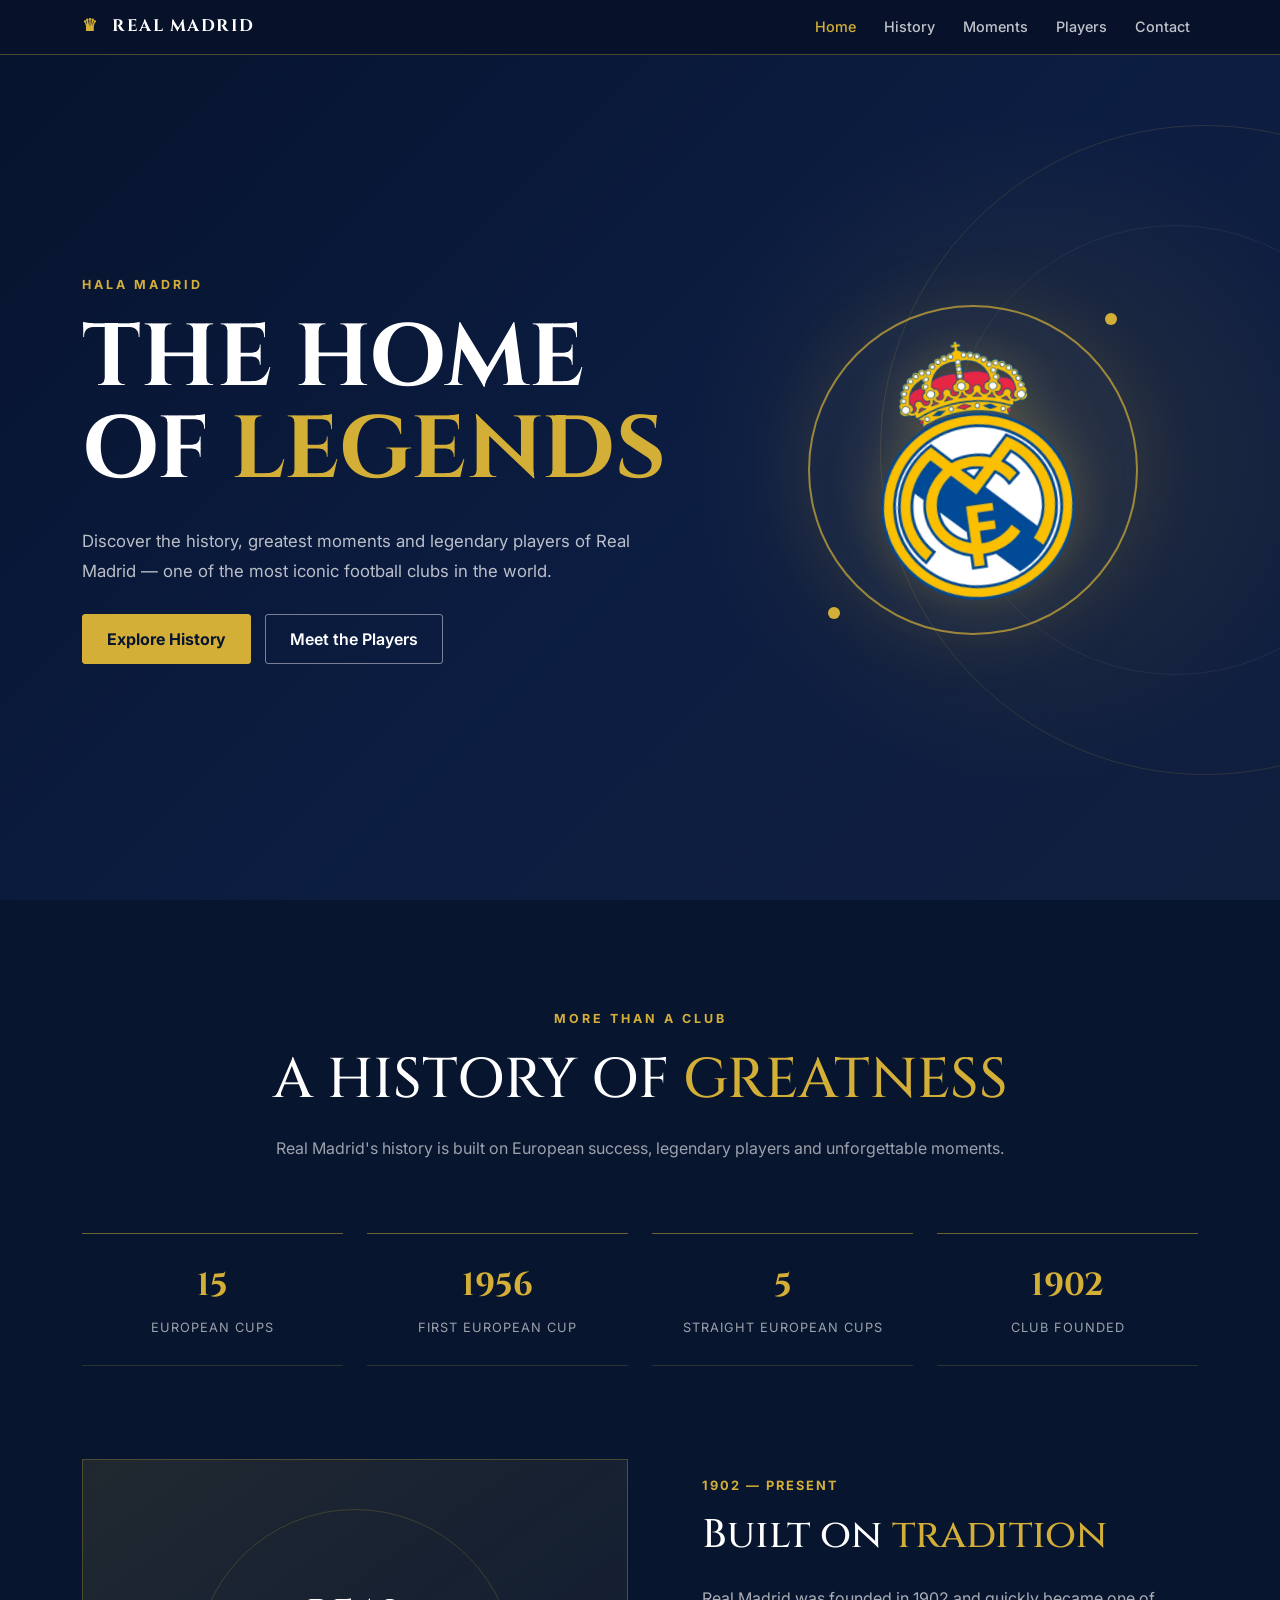
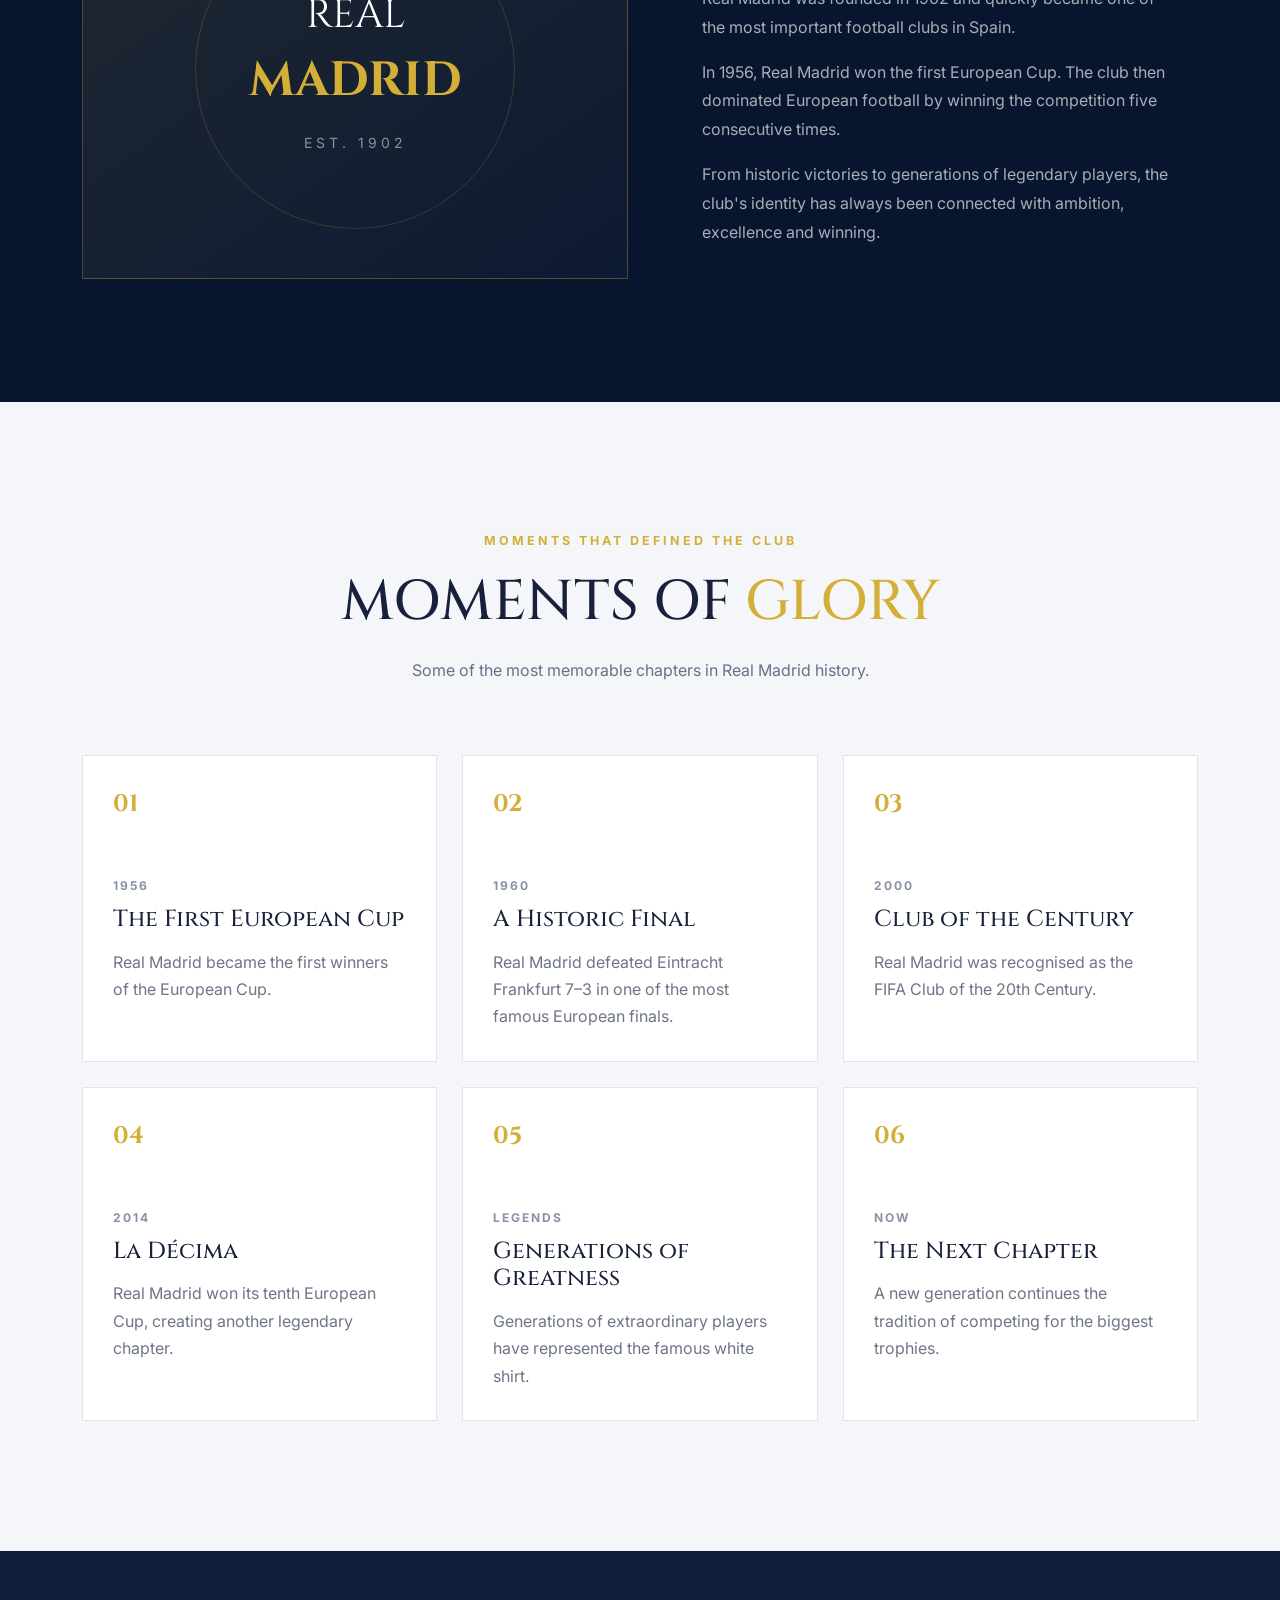
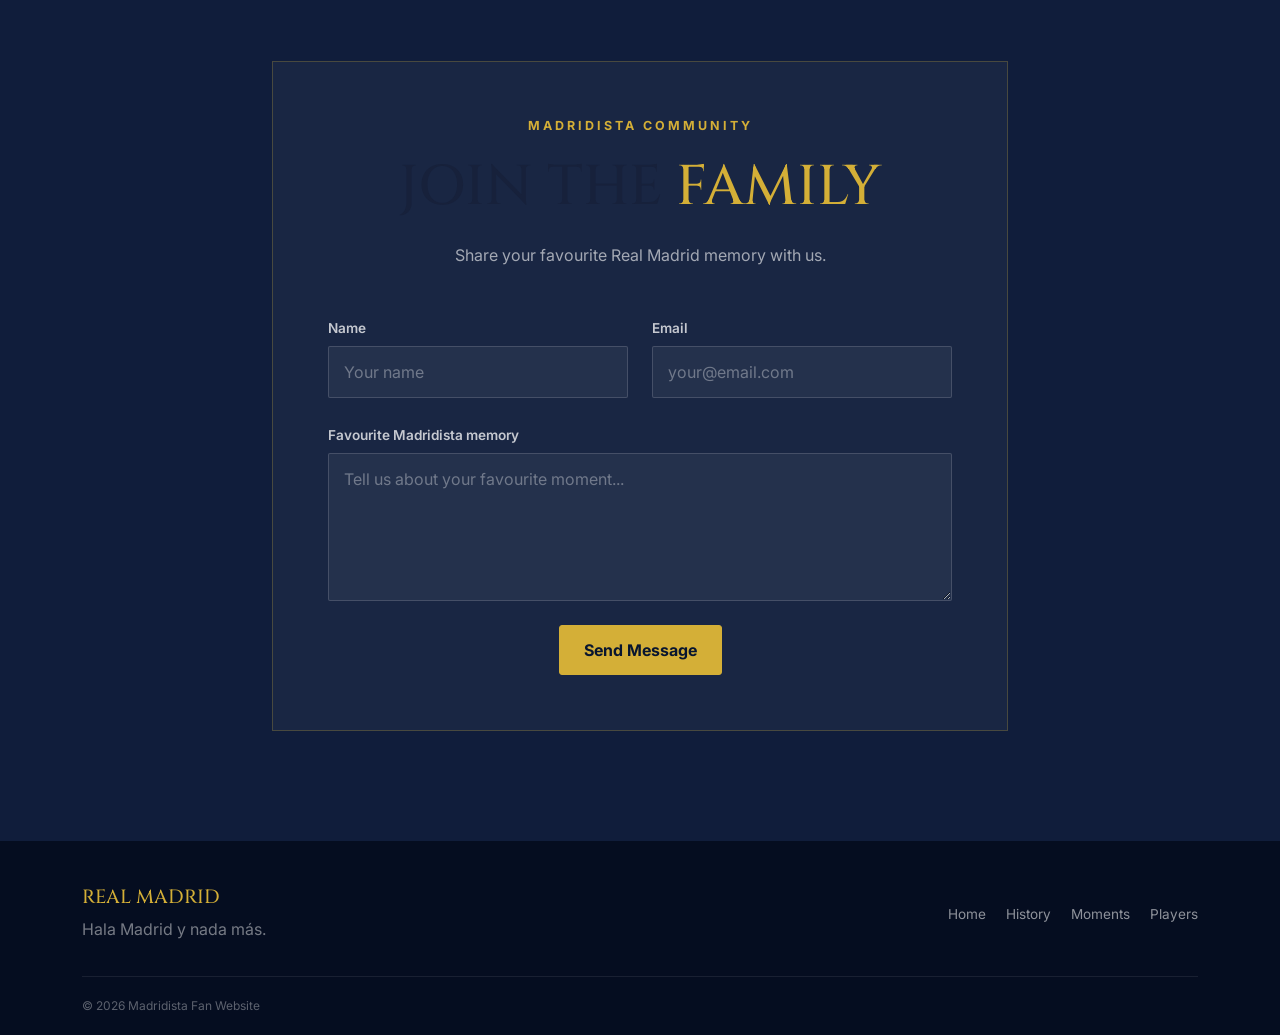
<file: MIDTERM/index.html>
﻿<!DOCTYPE html>
<html lang="en">
<head>
    <meta charset="UTF-8">
    <meta name="viewport" content="width=device-width, initial-scale=1.0">

    <title>Real Madrid | Madridista</title>

    <!-- Google Fonts -->
    <link rel="preconnect" href="https://fonts.googleapis.com">
    <link rel="preconnect" href="https://fonts.gstatic.com" crossorigin>

    <link href="https://fonts.googleapis.com/css2?family=Cinzel:wght@500;600;700&family=Inter:wght@400;500;600;700&display=swap" rel="stylesheet">

    <!-- Bootstrap -->
    <link href="https://cdn.jsdelivr.net/npm/bootstrap@5.3.3/dist/css/bootstrap.min.css"
          rel="stylesheet">

    <!-- Own CSS -->
    <link rel="stylesheet" href="style.css">
</head>

<body>

    <!-- ================= NAVBAR ================= -->

    <nav class="navbar navbar-expand-lg navbar-dark madrid-navbar fixed-top">
        <div class="container">

            <a class="navbar-brand madrid-brand" href="index.html">
                <span class="brand-crown">♛</span>
                REAL MADRID
            </a>

            <button class="navbar-toggler"
                    type="button"
                    data-bs-toggle="collapse"
                    data-bs-target="#mainNavigation"
                    aria-controls="mainNavigation"
                    aria-expanded="false"
                    aria-label="Toggle navigation">
                <span class="navbar-toggler-icon"></span>
            </button>

            <div class="collapse navbar-collapse" id="mainNavigation">

                <ul class="navbar-nav ms-auto">

                    <li class="nav-item">
                        <a class="nav-link active" href="#home">Home</a>
                    </li>

                    <li class="nav-item">
                        <a class="nav-link" href="#history">History</a>
                    </li>

                    <li class="nav-item">
                        <a class="nav-link" href="#moments">Moments</a>
                    </li>

                    <li class="nav-item">
                        <a class="nav-link" href="players.html">Players</a>
                    </li>

                    <li class="nav-item">
                        <a class="nav-link" href="#contact">Contact</a>
                    </li>

                </ul>

            </div>
        </div>
    </nav>


    <!-- ================= MAIN ================= -->

    <main>

        <!-- ================= HERO ================= -->

        <header id="home" class="home-hero">

            <div class="container">
                <div class="row align-items-center home-hero-row">

                    <!-- Text -->

                    <div class="col-lg-7 order-2 order-lg-1">

                        <div class="hero-content">

                            <p class="hero-label">
                                HALA MADRID
                            </p>

                            <h1>
                                THE HOME OF
                                <span>LEGENDS</span>
                            </h1>

                            <p class="hero-description">
                                Discover the history, greatest moments and legendary
                                players of Real Madrid — one of the most iconic
                                football clubs in the world.
                            </p>

                            <div class="hero-buttons">

                                <a href="#history" class="btn madrid-btn">
                                    Explore History
                                </a>

                                <a href="players.html" class="btn madrid-btn-outline">
                                    Meet the Players
                                </a>

                            </div>

                        </div>

                    </div>


                    <!-- Crest -->

                    <div class="col-lg-5 order-1 order-lg-2">

                        <div class="hero-crest-wrapper">

                            <div class="hero-circle">

                                <img src="real-madrid.png"
                                     alt="Real Madrid Crest"
                                     class="real-madrid-crest">

                            </div>

                            <div class="hero-decoration decoration-one"></div>
                            <div class="hero-decoration decoration-two"></div>

                        </div>

                    </div>

                </div>
            </div>

        </header>


        <!-- ================= HISTORY ================= -->

        <section id="history" class="history-section">

            <div class="container">

                <div class="section-heading text-center">

                    <p class="section-label">
                        MORE THAN A CLUB
                    </p>

                    <h2>
                        A HISTORY OF <span>GREATNESS</span>
                    </h2>

                    <p>
                        Real Madrid's history is built on European success,
                        legendary players and unforgettable moments.
                    </p>

                </div>


                <!-- Statistics -->

                <div class="row g-4 history-stats">

                    <div class="col-6 col-lg-3">

                        <div class="history-stat">
                            <span class="stat-number">15</span>
                            <span class="stat-title">European Cups</span>
                        </div>

                    </div>

                    <div class="col-6 col-lg-3">

                        <div class="history-stat">
                            <span class="stat-number">1956</span>
                            <span class="stat-title">First European Cup</span>
                        </div>

                    </div>

                    <div class="col-6 col-lg-3">

                        <div class="history-stat">
                            <span class="stat-number">5</span>
                            <span class="stat-title">Straight European Cups</span>
                        </div>

                    </div>

                    <div class="col-6 col-lg-3">

                        <div class="history-stat">
                            <span class="stat-number">1902</span>
                            <span class="stat-title">Club Founded</span>
                        </div>

                    </div>

                </div>


                <!-- History Card -->

                <div class="row align-items-center history-story">

                    <div class="col-lg-6">

                        <div class="history-image-box">

                            <div class="history-image-content">
                                <span>REAL</span>
                                <strong>MADRID</strong>
                                <small>EST. 1902</small>
                            </div>

                        </div>

                    </div>


                    <div class="col-lg-6">

                        <article class="history-text">

                            <p class="history-year">
                                1902 — PRESENT
                            </p>

                            <h3>
                                Built on <span>tradition</span>
                            </h3>

                            <p>
                                Real Madrid was founded in 1902 and quickly became
                                one of the most important football clubs in Spain.
                            </p>

                            <p>
                                In 1956, Real Madrid won the first European Cup.
                                The club then dominated European football by winning
                                the competition five consecutive times.
                            </p>

                            <p>
                                From historic victories to generations of legendary
                                players, the club's identity has always been connected
                                with ambition, excellence and winning.
                            </p>

                        </article>

                    </div>

                </div>

            </div>

        </section>


        <!-- ================= MOMENTS ================= -->

        <section id="moments" class="moments-section">

            <div class="container">

                <div class="section-heading text-center">

                    <p class="section-label">
                        MOMENTS THAT DEFINED THE CLUB
                    </p>

                    <h2>
                        MOMENTS OF <span>GLORY</span>
                    </h2>

                    <p>
                        Some of the most memorable chapters in Real Madrid history.
                    </p>

                </div>


                <!-- CSS Grid — Assignment 3 Task 1 -->

                <div class="moments-grid">

                    <article class="moment-card">

                        <div class="moment-number">
                            01
                        </div>

                        <div class="moment-content">

                            <span>1956</span>

                            <h3>
                                The First European Cup
                            </h3>

                            <p>
                                Real Madrid became the first winners of the
                                European Cup.
                            </p>

                        </div>

                    </article>


                    <article class="moment-card">

                        <div class="moment-number">
                            02
                        </div>

                        <div class="moment-content">

                            <span>1960</span>

                            <h3>
                                A Historic Final
                            </h3>

                            <p>
                                Real Madrid defeated Eintracht Frankfurt
                                7–3 in one of the most famous European finals.
                            </p>

                        </div>

                    </article>


                    <article class="moment-card">

                        <div class="moment-number">
                            03
                        </div>

                        <div class="moment-content">

                            <span>2000</span>

                            <h3>
                                Club of the Century
                            </h3>

                            <p>
                                Real Madrid was recognised as the FIFA Club
                                of the 20th Century.
                            </p>

                        </div>

                    </article>


                    <article class="moment-card">

                        <div class="moment-number">
                            04
                        </div>

                        <div class="moment-content">

                            <span>2014</span>

                            <h3>
                                La Décima
                            </h3>

                            <p>
                                Real Madrid won its tenth European Cup,
                                creating another legendary chapter.
                            </p>

                        </div>

                    </article>


                    <article class="moment-card">

                        <div class="moment-number">
                            05
                        </div>

                        <div class="moment-content">

                            <span>LEGENDS</span>

                            <h3>
                                Generations of Greatness
                            </h3>

                            <p>
                                Generations of extraordinary players have
                                represented the famous white shirt.
                            </p>

                        </div>

                    </article>


                    <article class="moment-card">

                        <div class="moment-number">
                            06
                        </div>

                        <div class="moment-content">

                            <span>NOW</span>

                            <h3>
                                The Next Chapter
                            </h3>

                            <p>
                                A new generation continues the tradition
                                of competing for the biggest trophies.
                            </p>

                        </div>

                    </article>

                </div>

            </div>

        </section>


        <!-- ================= CONTACT ================= -->

        <section id="contact" class="contact-section">

            <div class="container">

                <div class="row justify-content-center">

                    <div class="col-lg-8">

                        <div class="contact-card">

                            <div class="section-heading text-center">

                                <p class="section-label">
                                    MADRIDISTA COMMUNITY
                                </p>

                                <h2>
                                    JOIN THE <span>FAMILY</span>
                                </h2>

                                <p>
                                    Share your favourite Real Madrid memory
                                    with us.
                                </p>

                            </div>


                            <!-- Mobile-only element -->

                            <div class="mobile-message">
                                📱 You are viewing the Madridista experience
                                on a mobile device.
                            </div>


                            <form>

                                <div class="row g-4">

                                    <div class="col-md-6">

                                        <label for="name" class="form-label">
                                            Name
                                        </label>

                                        <input type="text"
                                               id="name"
                                               class="form-control"
                                               placeholder="Your name">

                                    </div>


                                    <div class="col-md-6">

                                        <label for="email" class="form-label">
                                            Email
                                        </label>

                                        <input type="email"
                                               id="email"
                                               class="form-control"
                                               placeholder="your@email.com">

                                    </div>


                                    <div class="col-12">

                                        <label for="message" class="form-label">
                                            Favourite Madridista memory
                                        </label>

                                        <textarea id="message"
                                                  class="form-control"
                                                  rows="5"
                                                  placeholder="Tell us about your favourite moment..."></textarea>

                                    </div>


                                    <div class="col-12 text-center">

                                        <button type="submit"
                                                class="btn madrid-btn">
                                            Send Message
                                        </button>

                                    </div>

                                </div>

                            </form>

                        </div>

                    </div>

                </div>

            </div>

        </section>

    </main>


    <!-- ================= FOOTER ================= -->

    <footer class="madrid-footer">

        <div class="container">

            <div class="footer-content">

                <div>
                    <h3>REAL MADRID</h3>
                    <p>
                        Hala Madrid y nada más.
                    </p>
                </div>

                <div class="footer-links">

                    <a href="#home">Home</a>
                    <a href="#history">History</a>
                    <a href="#moments">Moments</a>
                    <a href="players.html">Players</a>

                </div>

            </div>


            <div class="footer-bottom">

                <p>
                    © 2026 Madridista Fan Website
                </p>

            </div>

        </div>

    </footer>


    <script src="https://cdn.jsdelivr.net/npm/bootstrap@5.3.3/dist/js/bootstrap.bundle.min.js"></script>

</body>
</html>
</file>
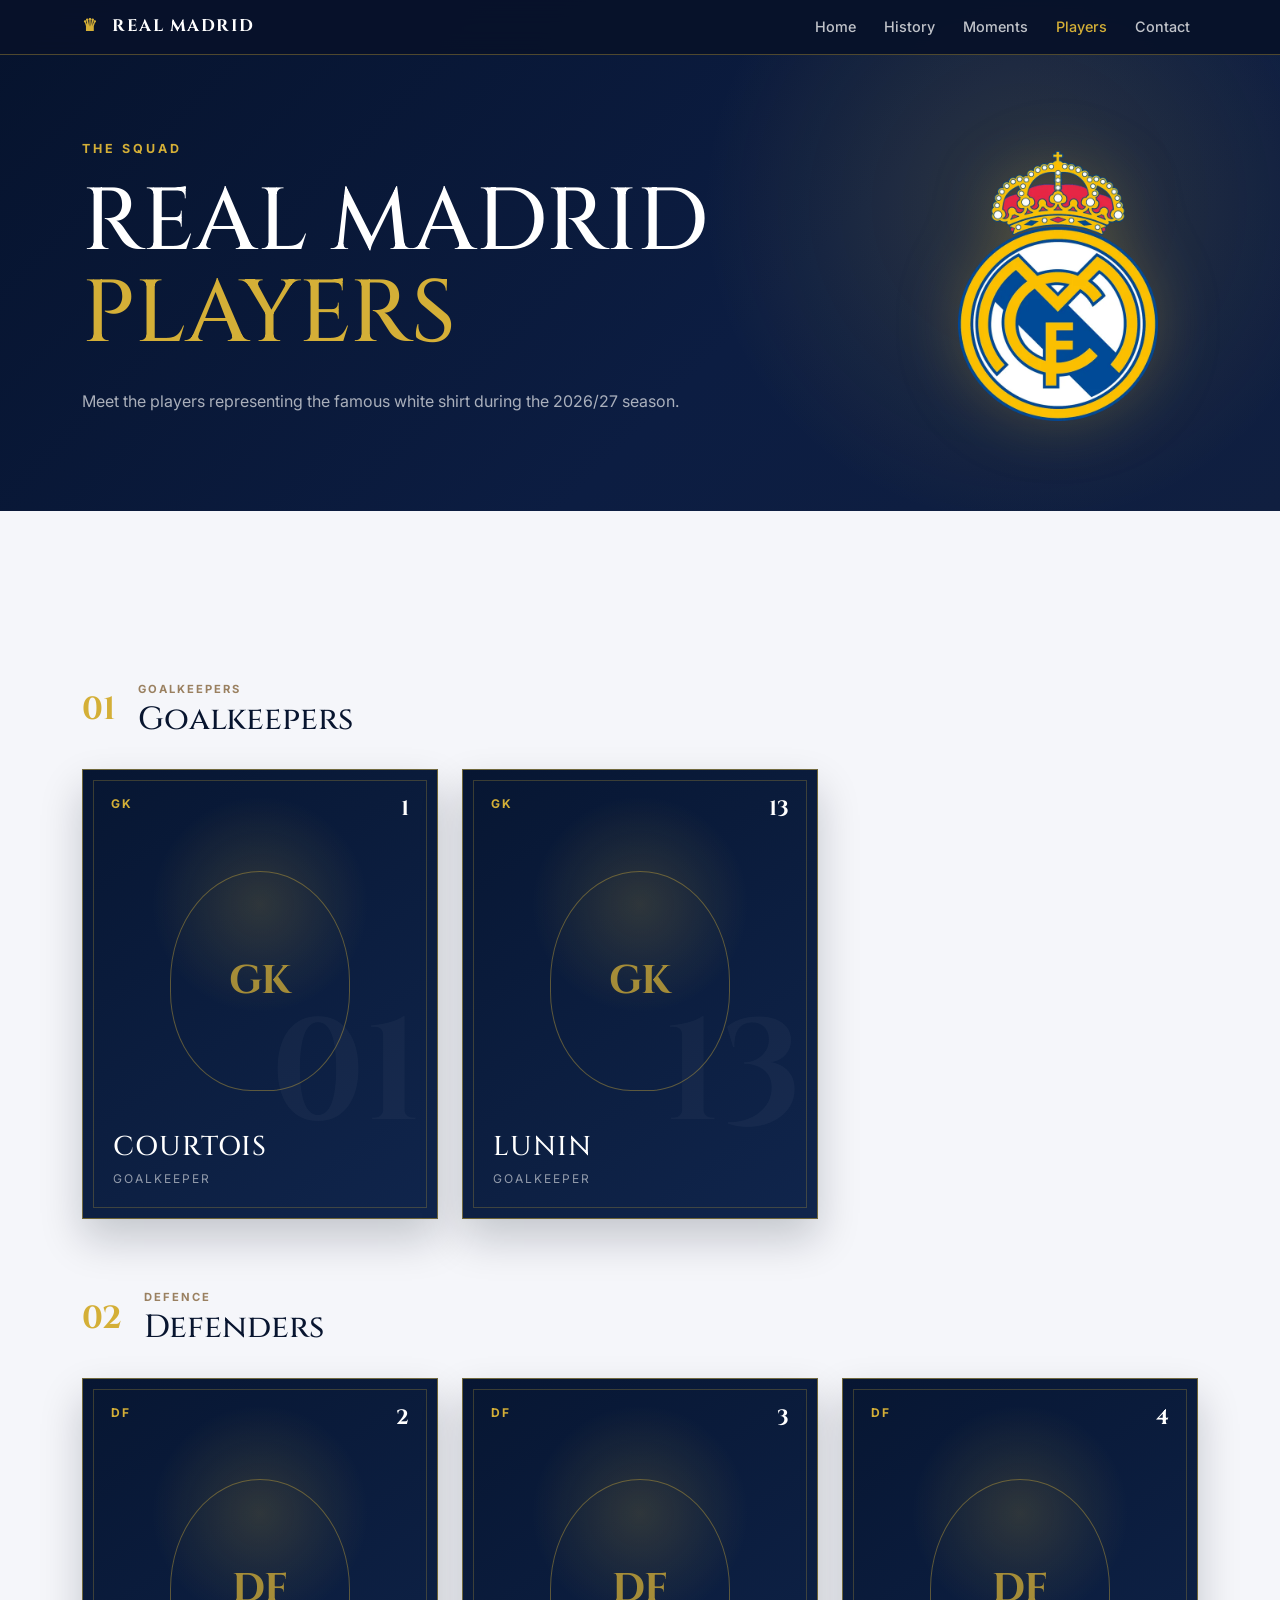
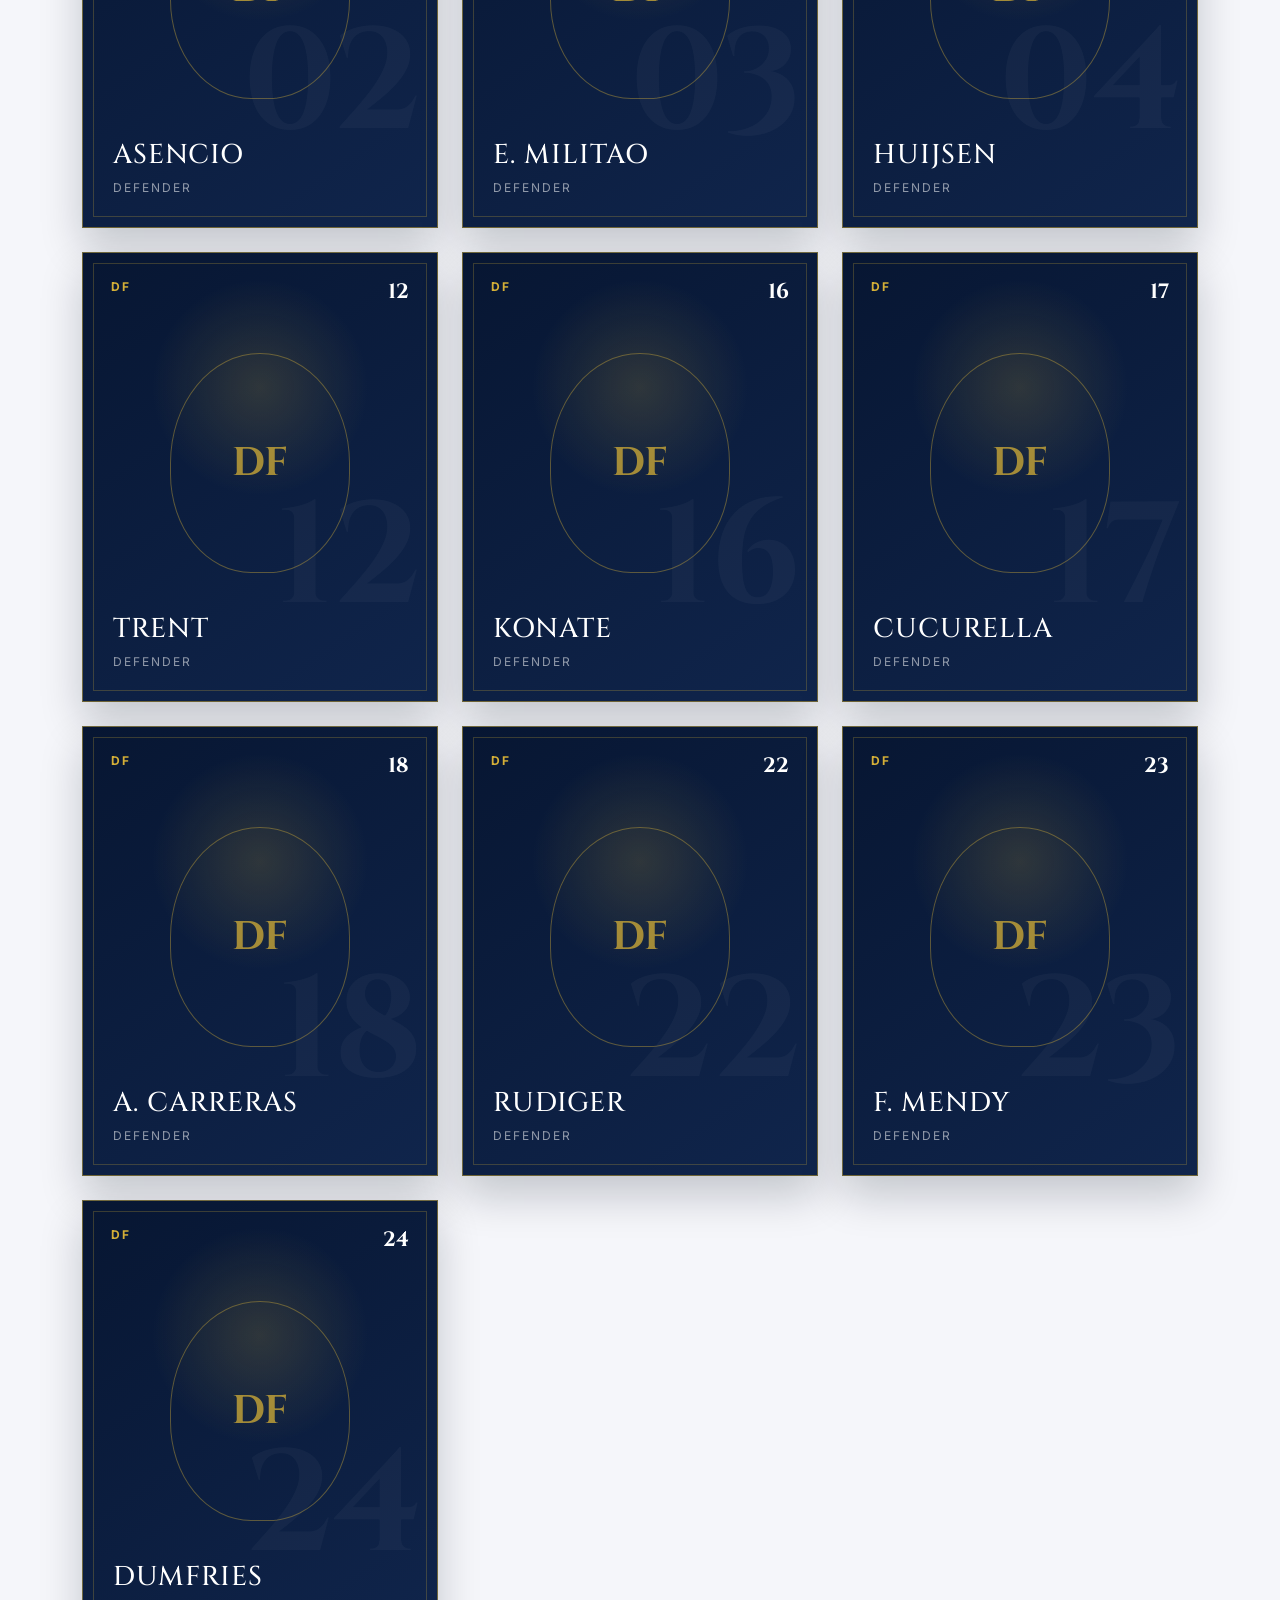
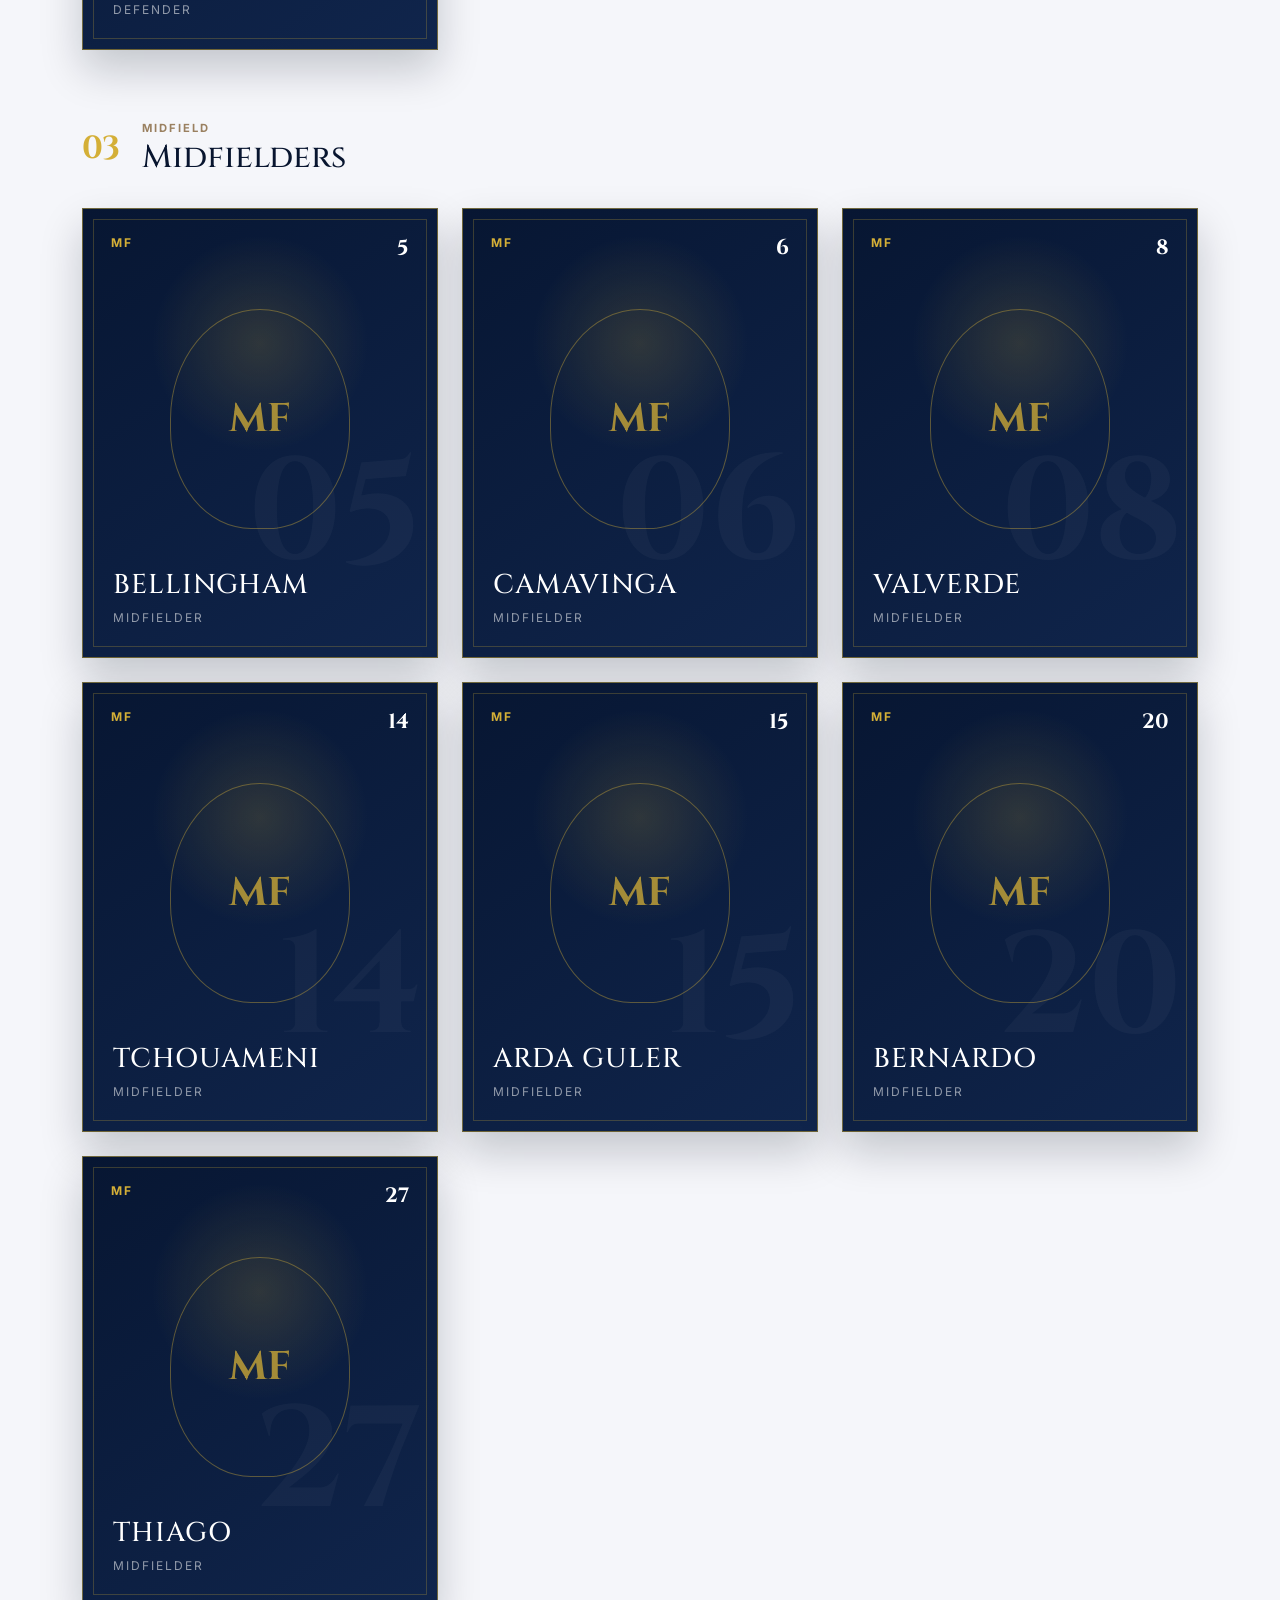
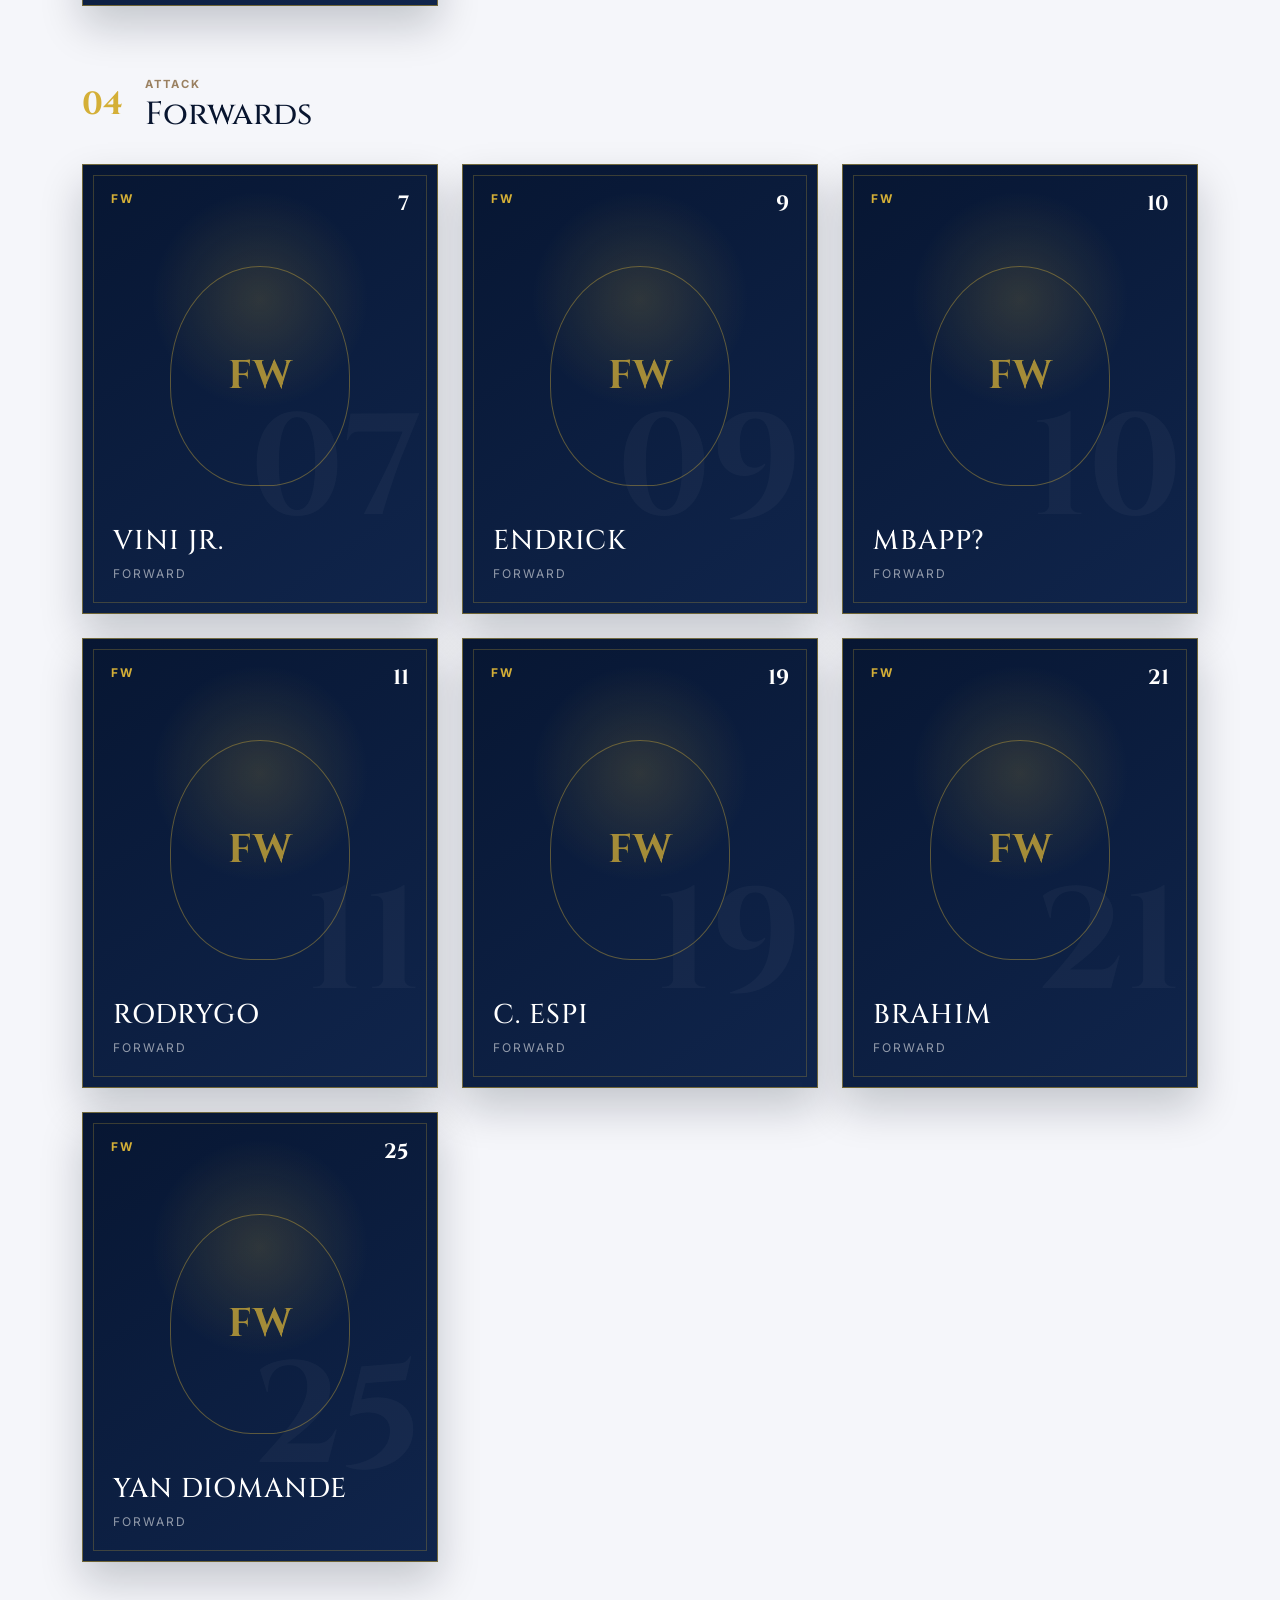
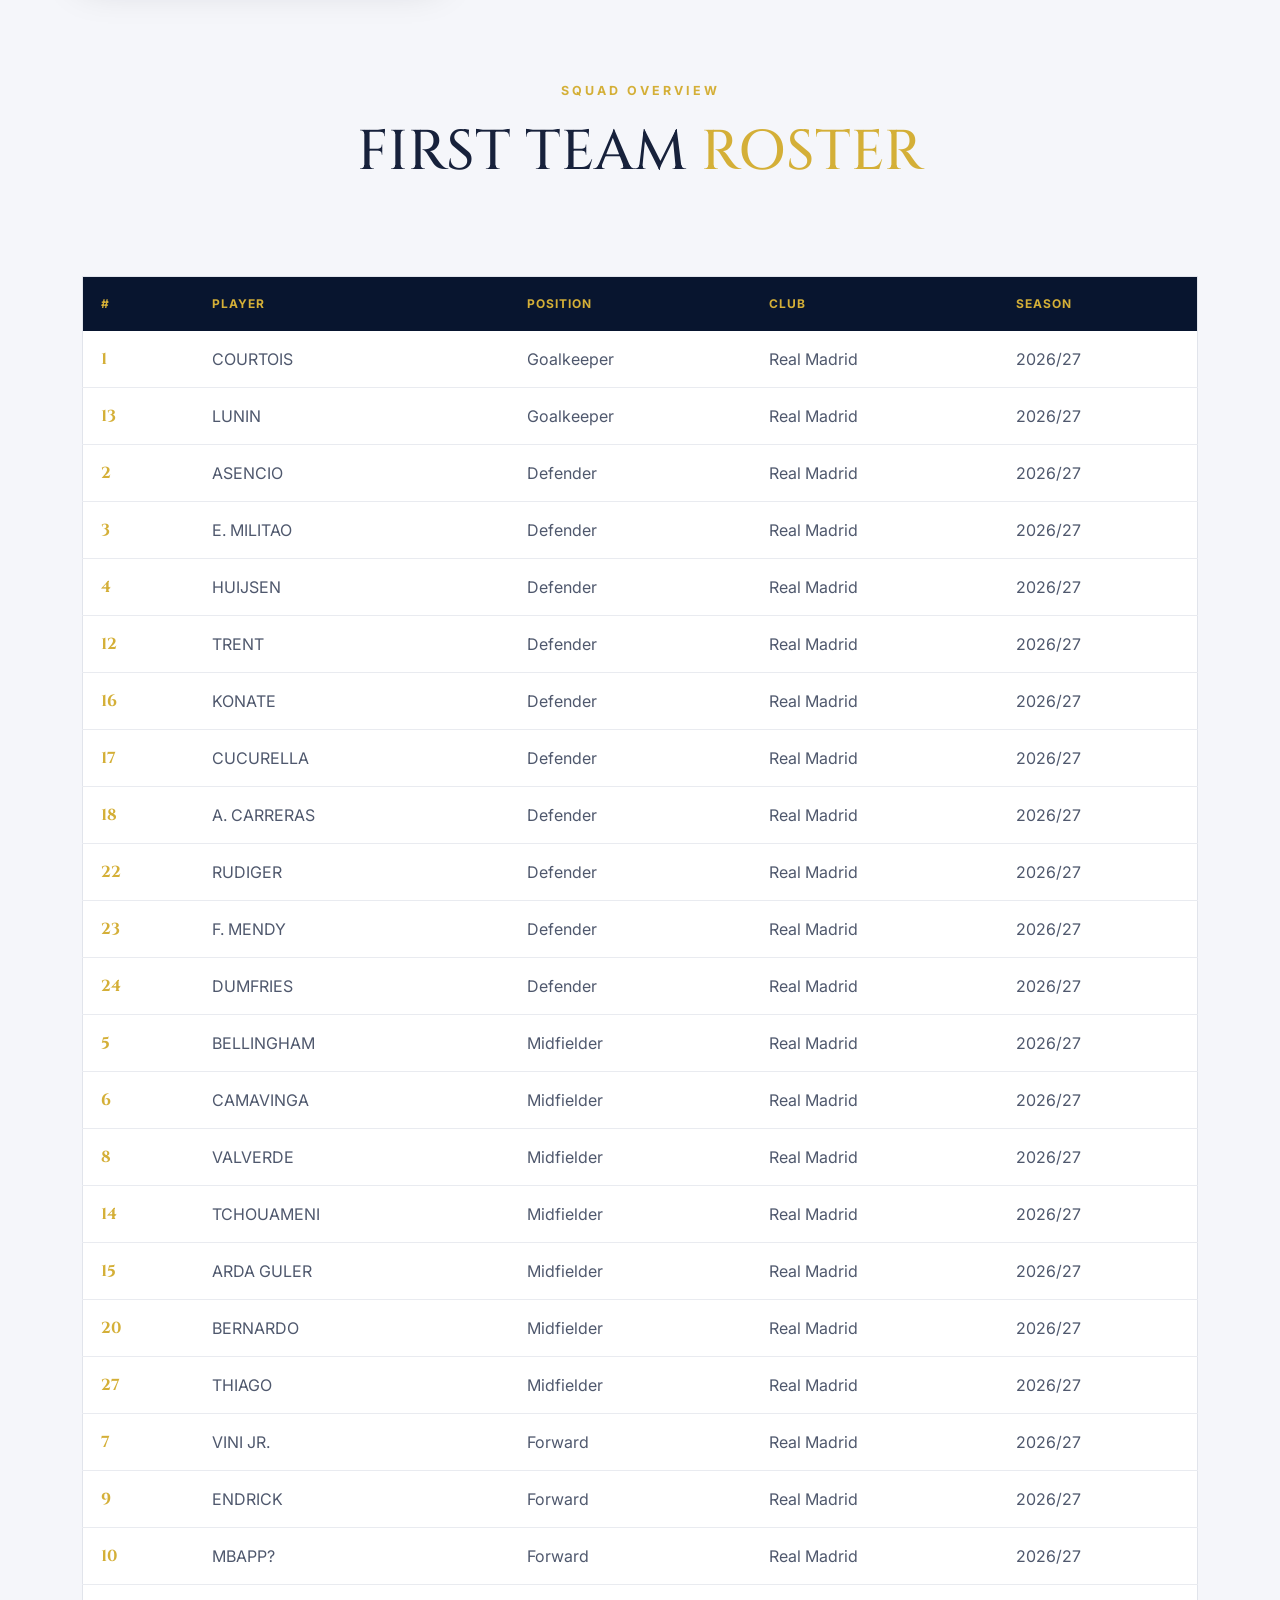
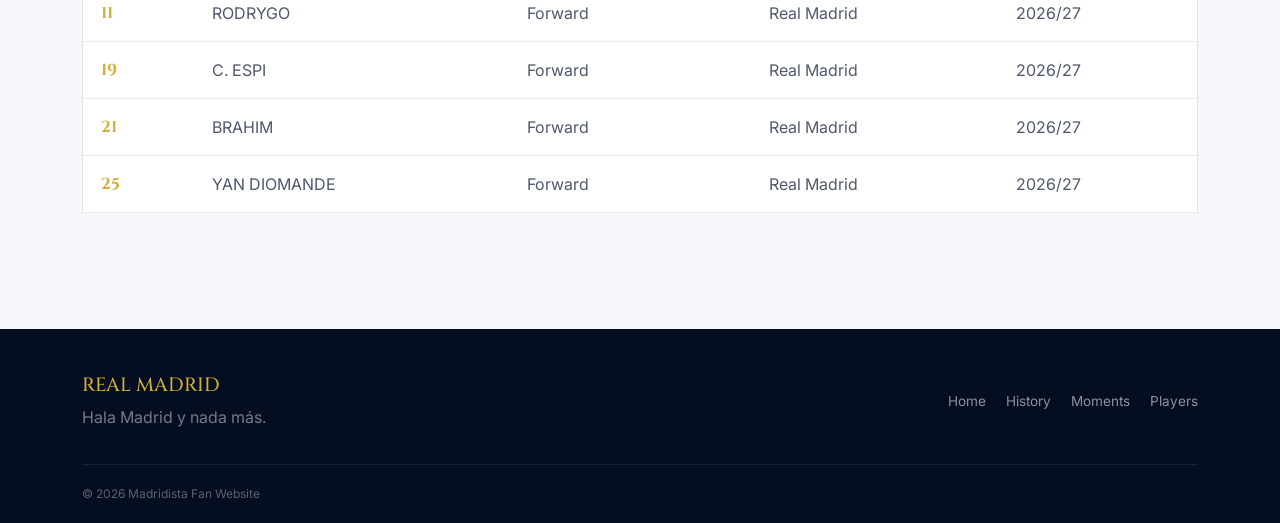
<file: MIDTERM/players.html>
<!DOCTYPE html>
<html lang="en">

<head>

    <meta charset="UTF-8">

    <meta name="viewport"
          content="width=device-width, initial-scale=1.0">

    <title>Real Madrid | Players</title>

    <!-- Google Fonts -->
    <link rel="preconnect" href="https://fonts.googleapis.com">
    <link rel="preconnect" href="https://fonts.gstatic.com" crossorigin>

    <link href="https://fonts.googleapis.com/css2?family=Cinzel:wght@500;600;700&family=Inter:wght@400;500;600;700&display=swap"
          rel="stylesheet">

    <!-- Bootstrap -->
    <link href="https://cdn.jsdelivr.net/npm/bootstrap@5.3.3/dist/css/bootstrap.min.css"
          rel="stylesheet">

    <!-- Main CSS -->
    <link rel="stylesheet" href="style.css">

    <!-- Players CSS -->
    <link rel="stylesheet" href="players.css">

</head>


<body>


    <!-- ================= NAVBAR ================= -->

    <nav class="navbar navbar-expand-lg navbar-dark madrid-navbar fixed-top">

        <div class="container">

            <a class="navbar-brand madrid-brand"
               href="index.html">
                <span class="brand-crown">♛</span>
                REAL MADRID
            </a>


            <button class="navbar-toggler"
                    type="button"
                    data-bs-toggle="collapse"
                    data-bs-target="#mainNavigation"
                    aria-controls="mainNavigation"
                    aria-expanded="false"
                    aria-label="Toggle navigation">

                <span class="navbar-toggler-icon"></span>

            </button>


            <div class="collapse navbar-collapse"
                 id="mainNavigation">

                <ul class="navbar-nav ms-auto">

                    <li class="nav-item">

                        <a class="nav-link"
                           href="index.html">
                            Home
                        </a>

                    </li>


                    <li class="nav-item">

                        <a class="nav-link"
                           href="index.html#history">
                            History
                        </a>

                    </li>


                    <li class="nav-item">

                        <a class="nav-link"
                           href="index.html#moments">
                            Moments
                        </a>

                    </li>


                    <li class="nav-item">

                        <a class="nav-link active"
                           href="players.html">
                            Players
                        </a>

                    </li>


                    <li class="nav-item">

                        <a class="nav-link"
                           href="index.html#contact">
                            Contact
                        </a>

                    </li>

                </ul>

            </div>

        </div>

    </nav>



    <!-- ================= PLAYERS HERO ================= -->

    <header class="players-hero">

        <div class="container">

            <div class="players-hero-layout">


                <div class="players-hero-content">

                    <p class="section-label">
                        THE SQUAD
                    </p>


                    <h1>

                        REAL MADRID

                        <span>
                            PLAYERS
                        </span>

                    </h1>


                    <p>

                        Meet the players representing the famous
                        white shirt during the 2026/27 season.

                    </p>

                </div>


                <div class="players-hero-crest">

                    <img src="real-madrid.png"
                         alt="Real Madrid Crest"
                         class="players-crest">

                </div>


            </div>

        </div>

    </header>



    <!-- ================= PLAYERS ================= -->

    <main>

        <section class="players-section">

            <div class="container">


                <!-- JavaScript will create all player cards here -->

                <div id="players-container"></div>



                <!-- ================= TABLE ================= -->

                <div class="squad-table-section">


                    <div class="section-heading text-center">

                        <p class="section-label">
                            SQUAD OVERVIEW
                        </p>


                        <h2>

                            FIRST TEAM

                            <span>
                                ROSTER
                            </span>

                        </h2>

                    </div>



                    <div class="table-responsive">

                        <table class="table madrid-table">


                            <thead>

                                <tr>

                                    <th>
                                        #
                                    </th>

                                    <th>
                                        Player
                                    </th>

                                    <th>
                                        Position
                                    </th>

                                    <th>
                                        Club
                                    </th>

                                    <th>
                                        Season
                                    </th>

                                </tr>

                            </thead>


                            <tbody id="players-table">

                                <!-- JavaScript creates all rows -->

                            </tbody>


                        </table>

                    </div>

                </div>


            </div>

        </section>

    </main>



    <!-- ================= FOOTER ================= -->

    <footer class="madrid-footer">

        <div class="container">


            <div class="footer-content">


                <div>

                    <h3>
                        REAL MADRID
                    </h3>


                    <p>
                        Hala Madrid y nada más.
                    </p>

                </div>



                <div class="footer-links">

                    <a href="index.html">
                        Home
                    </a>

                    <a href="index.html#history">
                        History
                    </a>

                    <a href="index.html#moments">
                        Moments
                    </a>

                    <a href="players.html">
                        Players
                    </a>

                </div>


            </div>



            <div class="footer-bottom">

                <p>
                    © 2026 Madridista Fan Website
                </p>

            </div>


        </div>

    </footer>



    <!-- ================= JAVASCRIPT ================= -->

    <script src="players.js"></script>


    <script src="https://cdn.jsdelivr.net/npm/bootstrap@5.3.3/dist/js/bootstrap.bundle.min.js">
    </script>


</body>

</html>
</file>
<file: MIDTERM/style.css>
/* =========================================================
   REAL MADRID - HOME PAGE
   ========================================================= */


/* ================= GENERAL ================= */

html {
    scroll-behavior: smooth;
}

body {
    margin: 0;
    padding: 0;
    font-family: "Inter", sans-serif;
    color: #17213b;
    background: #f5f6fa;
    overflow-x: hidden;
}

section {
    scroll-margin-top: 80px;
}

h1,
h2,
h3,
h4 {
    font-family: "Cinzel", serif;
}

a {
    text-decoration: none;
}


/* ================= NAVBAR ================= */

.madrid-navbar {
    background: rgba(8, 18, 42, 0.96);
    border-bottom: 1px solid rgba(212, 175, 55, 0.35);
    backdrop-filter: blur(12px);
}

.madrid-brand {
    font-family: "Cinzel", serif;
    font-size: 1.05rem;
    font-weight: 700;
    letter-spacing: 1.5px;
    color: #ffffff !important;
}

.brand-crown {
    color: #d4af37;
    margin-right: 8px;
}

.madrid-navbar .nav-link {
    color: rgba(255, 255, 255, 0.75) !important;
    font-size: 0.9rem;
    font-weight: 500;
    margin-left: 12px;
    transition: 0.3s ease;
}

    .madrid-navbar .nav-link:hover,
    .madrid-navbar .nav-link.active {
        color: #d4af37 !important;
    }

.navbar-toggler {
    border-color: rgba(212, 175, 55, 0.5);
}


/* ================= HERO ================= */

.home-hero {
    position: relative;
    min-height: 100vh;
    display: flex;
    align-items: center;
    background: radial-gradient( circle at 80% 50%, rgba(212, 175, 55, 0.12), transparent 30% ), linear-gradient( 135deg, #06132d 0%, #0c1d42 55%, #111f3e 100% );
    color: white;
    padding: 120px 0 80px;
    overflow: hidden;
}

    .home-hero::before {
        content: "";
        position: absolute;
        width: 650px;
        height: 650px;
        border: 1px solid rgba(212, 175, 55, 0.15);
        border-radius: 50%;
        right: -250px;
        top: 50%;
        transform: translateY(-50%);
    }

    .home-hero::after {
        content: "";
        position: absolute;
        width: 450px;
        height: 450px;
        border: 1px solid rgba(255, 255, 255, 0.06);
        border-radius: 50%;
        right: -120px;
        top: 50%;
        transform: translateY(-50%);
    }

.home-hero-row {
    position: relative;
    z-index: 2;
}

.hero-content {
    max-width: 700px;
}

.hero-label,
.section-label {
    color: #d4af37;
    font-size: 0.78rem;
    font-weight: 700;
    letter-spacing: 3px;
    margin-bottom: 18px;
}

.hero-content h1 {
    font-size: clamp(2.8rem, 7vw, 6rem);
    line-height: 1.05;
    margin: 0;
    font-weight: 700;
}

    .hero-content h1 span,
    .section-heading h2 span {
        color: #d4af37;
    }

.hero-description {
    max-width: 580px;
    margin: 28px 0;
    color: rgba(255, 255, 255, 0.72);
    font-size: 1.05rem;
    line-height: 1.8;
}

.hero-buttons {
    display: flex;
    flex-wrap: wrap;
    gap: 14px;
}

.madrid-btn {
    background: #d4af37;
    color: #08152f;
    border: 1px solid #d4af37;
    padding: 12px 24px;
    border-radius: 3px;
    font-weight: 700;
    transition: 0.3s ease;
}

    .madrid-btn:hover {
        background: #ffffff;
        border-color: #ffffff;
        color: #08152f;
        transform: translateY(-2px);
    }

.madrid-btn-outline {
    color: #ffffff;
    border: 1px solid rgba(255, 255, 255, 0.45);
    padding: 12px 24px;
    border-radius: 3px;
    font-weight: 600;
    transition: 0.3s ease;
}

    .madrid-btn-outline:hover {
        color: #d4af37;
        border-color: #d4af37;
        transform: translateY(-2px);
    }


/* ================= HERO CREST ================= */

.hero-crest-wrapper {
    min-height: 450px;
    display: flex;
    justify-content: center;
    align-items: center;
    position: relative;
}

.hero-circle {
    width: 330px;
    height: 330px;
    border-radius: 50%;
    border: 2px solid rgba(212, 175, 55, 0.7);
    background: radial-gradient( circle, rgba(255, 255, 255, 0.08), rgba(255, 255, 255, 0.01) 65% );
    display: flex;
    align-items: center;
    justify-content: center;
    box-shadow: 0 0 70px rgba(212, 175, 55, 0.12), inset 0 0 50px rgba(255, 255, 255, 0.03);
}

.crest-placeholder {
    width: 220px;
    height: 260px;
    border: 2px solid #d4af37;
    border-radius: 50% 50% 45% 45%;
    display: flex;
    justify-content: center;
    align-items: center;
    color: #d4af37;
    font-family: "Cinzel", serif;
    font-size: 4rem;
    font-weight: 700;
    transform: rotate(-8deg);
    background: rgba(255, 255, 255, 0.025);
}

.hero-decoration {
    position: absolute;
    width: 12px;
    height: 12px;
    background: #d4af37;
    border-radius: 50%;
}

.decoration-one {
    top: 15%;
    right: 18%;
}

.decoration-two {
    bottom: 17%;
    left: 18%;
}


/* ================= SECTION HEADING ================= */

.section-heading {
    max-width: 750px;
    margin: 0 auto 60px;
}

    .section-heading h2 {
        font-size: clamp(2rem, 5vw, 3.5rem);
        margin-bottom: 20px;
    }

    .section-heading p:last-child {
        color: #687086;
        line-height: 1.8;
    }


/* ================= HISTORY ================= */

.history-section {
    background: #08152f;
    color: white;
    padding: 110px 0;
}

    .history-section .section-heading p:last-child {
        color: rgba(255, 255, 255, 0.6);
    }

.history-stats {
    margin-bottom: 80px;
}

.history-stat {
    height: 100%;
    padding: 28px 15px;
    text-align: center;
    border-top: 1px solid rgba(212, 175, 55, 0.5);
    border-bottom: 1px solid rgba(212, 175, 55, 0.18);
}

.stat-number {
    display: block;
    color: #d4af37;
    font-family: "Cinzel", serif;
    font-size: 2rem;
    font-weight: 700;
}

.stat-title {
    display: block;
    margin-top: 8px;
    color: rgba(255, 255, 255, 0.6);
    font-size: 0.8rem;
    text-transform: uppercase;
    letter-spacing: 1px;
}

.history-story {
    margin-top: 30px;
}

.history-image-box {
    min-height: 420px;
    border: 1px solid rgba(212, 175, 55, 0.3);
    background: linear-gradient( 145deg, rgba(212, 175, 55, 0.12), rgba(255, 255, 255, 0.02) );
    display: flex;
    justify-content: center;
    align-items: center;
    position: relative;
    overflow: hidden;
}

    .history-image-box::before {
        content: "";
        position: absolute;
        width: 320px;
        height: 320px;
        border: 1px solid rgba(212, 175, 55, 0.2);
        border-radius: 50%;
    }

.history-image-content {
    text-align: center;
    position: relative;
    z-index: 1;
}

    .history-image-content span {
        display: block;
        color: #ffffff;
        font-family: "Cinzel", serif;
        font-size: 2.5rem;
    }

    .history-image-content strong {
        display: block;
        color: #d4af37;
        font-family: "Cinzel", serif;
        font-size: 3rem;
    }

    .history-image-content small {
        display: block;
        margin-top: 15px;
        color: rgba(255, 255, 255, 0.5);
        letter-spacing: 4px;
    }

.history-text {
    padding: 30px 20px 30px 50px;
}

.history-year {
    color: #d4af37;
    font-size: 0.8rem;
    font-weight: 700;
    letter-spacing: 2px;
}

.history-text h3 {
    font-size: 2.5rem;
    margin: 15px 0 25px;
}

    .history-text h3 span {
        color: #d4af37;
    }

.history-text p:not(.history-year) {
    color: rgba(255, 255, 255, 0.65);
    line-height: 1.8;
}


/* ================= MOMENTS ================= */

.moments-section {
    background: #f5f6fa;
    padding: 110px 0;
}

.moments-grid {
    display: grid;
    grid-template-columns: 1fr;
    gap: 22px;
}

.moment-card {
    min-height: 280px;
    background: white;
    border: 1px solid #e1e4eb;
    padding: 30px;
    position: relative;
    overflow: hidden;
    transition: 0.35s ease;
}

    .moment-card::before {
        content: "";
        position: absolute;
        width: 100%;
        height: 3px;
        background: #d4af37;
        top: 0;
        left: 0;
        transform: scaleX(0);
        transform-origin: left;
        transition: 0.35s ease;
    }

    .moment-card:hover {
        transform: translateY(-7px);
        border-color: rgba(212, 175, 55, 0.6);
        box-shadow: 0 18px 40px rgba(8, 21, 47, 0.1);
    }

        .moment-card:hover::before {
            transform: scaleX(1);
        }

.moment-number {
    color: #d4af37;
    font-family: "Cinzel", serif;
    font-size: 1.5rem;
    font-weight: 700;
}

.moment-content {
    margin-top: 50px;
}

    .moment-content span {
        color: #8991a4;
        font-size: 0.75rem;
        font-weight: 700;
        letter-spacing: 2px;
    }

    .moment-content h3 {
        margin: 10px 0 15px;
        font-size: 1.45rem;
    }

    .moment-content p {
        color: #6d7587;
        line-height: 1.7;
        margin: 0;
    }


/* ================= CONTACT ================= */

.contact-section {
    background: #101d3b;
    padding: 110px 0;
}

.contact-card {
    padding: 55px;
    background: rgba(255, 255, 255, 0.04);
    border: 1px solid rgba(212, 175, 55, 0.25);
}

.contact-section .section-heading {
    margin-bottom: 45px;
}

    .contact-section .section-heading p:last-child {
        color: rgba(255, 255, 255, 0.6);
    }

.contact-section .form-label {
    color: rgba(255, 255, 255, 0.75);
    font-size: 0.85rem;
    font-weight: 600;
}

.contact-section .form-control {
    background: rgba(255, 255, 255, 0.05);
    border: 1px solid rgba(255, 255, 255, 0.15);
    border-radius: 2px;
    color: white;
    padding: 13px 15px;
}

    .contact-section .form-control::placeholder {
        color: rgba(255, 255, 255, 0.35);
    }

    .contact-section .form-control:focus {
        background: rgba(255, 255, 255, 0.07);
        border-color: #d4af37;
        box-shadow: 0 0 0 0.15rem rgba(212, 175, 55, 0.1);
        color: white;
    }


/* ================= MOBILE-ONLY ELEMENT ================= */

.mobile-message {
    display: block;
    margin-bottom: 25px;
    padding: 12px 15px;
    background: rgba(212, 175, 55, 0.1);
    border-left: 3px solid #d4af37;
    color: rgba(255, 255, 255, 0.7);
    font-size: 0.8rem;
}


/* ================= FOOTER ================= */

.madrid-footer {
    background: #050d20;
    color: white;
    padding: 45px 0 20px;
}

.footer-content {
    display: flex;
    justify-content: space-between;
    gap: 30px;
    align-items: center;
}

    .footer-content h3 {
        color: #d4af37;
        font-size: 1.2rem;
        margin-bottom: 8px;
    }

    .footer-content p {
        color: rgba(255, 255, 255, 0.45);
        margin: 0;
    }

.footer-links {
    display: flex;
    flex-wrap: wrap;
    gap: 20px;
}

    .footer-links a {
        color: rgba(255, 255, 255, 0.55);
        font-size: 0.85rem;
        transition: 0.3s ease;
    }

        .footer-links a:hover {
            color: #d4af37;
        }

.footer-bottom {
    margin-top: 35px;
    padding-top: 20px;
    border-top: 1px solid rgba(255, 255, 255, 0.08);
}

    .footer-bottom p {
        margin: 0;
        color: rgba(255, 255, 255, 0.35);
        font-size: 0.75rem;
    }


/* =========================================================
   TABLET � 768px
   Assignment 3 breakpoint
   ========================================================= */

@media (min-width: 768px) {

    .moments-grid {
        grid-template-columns: repeat(2, 1fr);
    }

    .hero-content h1 {
        font-size: 4.5rem;
    }

    .section-heading {
        margin-bottom: 70px;
    }

    .mobile-message {
        display: none;
    }
}


/* =========================================================
   LAPTOP � 1200px
   Assignment 3 breakpoint
   ========================================================= */

@media (min-width: 1200px) {

    .moments-grid {
        grid-template-columns: repeat(3, 1fr);
        gap: 25px;
    }

    .moments-section {
        padding: 130px 0;
    }

    .moment-card {
        min-height: 300px;
    }

    .hero-content h1 {
        font-size: 5.5rem;
    }
}


/* =========================================================
   MOBILE
   ========================================================= */

@media (max-width: 767.98px) {

    .madrid-navbar .nav-link {
        margin-left: 0;
        padding: 10px 0;
    }

    .home-hero {
        padding: 125px 0 70px;
    }

    .hero-content {
        text-align: center;
    }

        .hero-content h1 {
            font-size: 3rem;
        }

    .hero-description {
        font-size: 0.95rem;
        margin-left: auto;
        margin-right: auto;
    }

    .hero-buttons {
        justify-content: center;
    }

    .hero-crest-wrapper {
        min-height: 280px;
        margin-bottom: 25px;
    }

    .hero-circle {
        width: 230px;
        height: 230px;
    }

    .crest-placeholder {
        width: 150px;
        height: 185px;
        font-size: 2.8rem;
    }

    .history-section,
    .moments-section,
    .contact-section {
        padding: 80px 0;
    }

    .history-image-box {
        min-height: 300px;
        margin-bottom: 25px;
    }

    .history-text {
        padding: 20px 0;
    }

        .history-text h3 {
            font-size: 2rem;
        }

    .contact-card {
        padding: 30px 20px;
    }

    .footer-content {
        flex-direction: column;
        align-items: flex-start;
    }
}


/* =========================================================
   SMALL PHONES
   ========================================================= */

@media (max-width: 400px) {

    .hero-content h1 {
        font-size: 2.5rem;
    }

    .hero-buttons {
        flex-direction: column;
    }

        .hero-buttons .btn {
            width: 100%;
        }

    .hero-circle {
        width: 200px;
        height: 200px;
    }

    .crest-placeholder {
        width: 130px;
        height: 165px;
        font-size: 2.3rem;
    }

    .section-heading h2 {
        font-size: 1.8rem;
    }
}

.real-madrid-crest {
    width: 220px;
    height: 260px;
    object-fit: contain;
    filter: drop-shadow(0 0 25px rgba(212, 175, 55, 0.25));
    transform: rotate(-8deg);
}


/* Mobile */

@media (max-width: 767.98px) {

    .real-madrid-crest {
        width: 150px;
        height: 185px;
    }
}

/* =========================================================
   PLAYERS PAGE
   ========================================================= */


/* ================= PLAYERS HERO ================= */

.players-hero {
    min-height: 55vh;
    display: flex;
    align-items: center;
    padding: 140px 0 80px;
    background: radial-gradient( circle at 80% 40%, rgba(212, 175, 55, 0.14), transparent 30% ), linear-gradient( 135deg, #06132d, #0c1d42 );
    color: white;
}

.players-hero-content {
    max-width: 850px;
}

.players-hero h1 {
    font-family: "Cinzel", serif;
    font-size: clamp(2.8rem, 7vw, 5.5rem);
    line-height: 1.05;
    margin: 0 0 25px;
}

    .players-hero h1 span {
        display: block;
        color: #d4af37;
    }

.players-hero-content > p:last-child {
    max-width: 600px;
    color: rgba(255, 255, 255, 0.65);
    line-height: 1.8;
}


/* ================= PLAYERS SECTION ================= */

.players-section {
    background: #f5f6fa;
    padding: 100px 0;
}


/* ================= POSITION HEADING ================= */

.position-heading {
    display: flex;
    align-items: center;
    gap: 22px;
    margin: 70px 0 30px;
}

    .position-heading > span {
        color: #d4af37;
        font-family: "Cinzel", serif;
        font-size: 2rem;
        font-weight: 700;
    }

    .position-heading p {
        margin: 0 0 3px;
        color: #9a8060;
        font-size: 0.7rem;
        font-weight: 700;
        letter-spacing: 2px;
    }

    .position-heading h2 {
        margin: 0;
        color: #08152f;
        font-size: 2rem;
    }


/* ================= PLAYERS GRID ================= */

/*
   Mobile: 1 card
   Tablet: 2 cards
   Laptop: 3 cards
*/

.players-grid {
    display: grid;
    grid-template-columns: 1fr;
    gap: 24px;
}


/* ================= FLIP CARD ================= */

.player-card {
    height: 430px;
    perspective: 1200px;
}

.player-card-inner {
    width: 100%;
    height: 100%;
    position: relative;
    transform-style: preserve-3d;
    transition: transform 0.8s ease;
}

.player-card:hover .player-card-inner {
    transform: rotateY(180deg);
}


/* Front + Back */

.player-card-front,
.player-card-back {
    position: absolute;
    inset: 0;
    width: 100%;
    height: 100%;
    backface-visibility: hidden;
    -webkit-backface-visibility: hidden;
    overflow: hidden;
}


/* ================= CARD FRONT ================= */

.player-card-front {
    background: radial-gradient( circle at 50% 30%, rgba(212, 175, 55, 0.16), transparent 30% ), linear-gradient( 145deg, #071632, #10254c );
    border: 1px solid rgba(212, 175, 55, 0.45);
    color: white;
    display: flex;
    flex-direction: column;
    justify-content: flex-end;
    padding: 30px;
    box-shadow: 0 20px 40px rgba(5, 13, 32, 0.18);
}


    /* Gold border */

    .player-card-front::before {
        content: "";
        position: absolute;
        inset: 10px;
        border: 1px solid rgba(212, 175, 55, 0.22);
        pointer-events: none;
    }


/* Position */

.player-position {
    position: absolute;
    top: 25px;
    left: 28px;
    color: #d4af37;
    font-size: 0.75rem;
    font-weight: 700;
    letter-spacing: 2px;
}


/* Rating / shirt number */

.player-rating {
    position: absolute;
    top: 24px;
    right: 28px;
    color: white;
    font-family: "Cinzel", serif;
    font-size: 1.3rem;
    font-weight: 700;
}


/* Large number */

.player-number {
    position: absolute;
    right: 20px;
    bottom: 85px;
    color: rgba(255, 255, 255, 0.035);
    font-family: "Cinzel", serif;
    font-size: 9rem;
    font-weight: 700;
    line-height: 1;
}


/* Player placeholder */

.player-symbol {
    position: absolute;
    top: 50%;
    left: 50%;
    transform: translate(-50%, -58%);
    width: 170px;
    height: 210px;
    border: 1px solid rgba(212, 175, 55, 0.35);
    border-radius: 50% 50% 45% 45%;
    display: flex;
    align-items: center;
    justify-content: center;
    color: rgba(212, 175, 55, 0.65);
    font-family: "Cinzel", serif;
    font-size: 2.2rem;
    font-weight: 700;
}


/* Player name */

.player-info {
    position: relative;
    z-index: 2;
}

    .player-info h3 {
        margin: 0;
        color: white;
        font-size: 1.7rem;
        letter-spacing: 1px;
    }

    .player-info p {
        margin: 7px 0 0;
        color: rgba(255, 255, 255, 0.55);
        font-size: 0.8rem;
        text-transform: uppercase;
        letter-spacing: 2px;
    }


/* ================= CARD BACK ================= */

.player-card-back {
    transform: rotateY(180deg);
    background: linear-gradient( 145deg, #d4af37, #b88d20 );
    color: #08152f;
    padding: 35px;
    display: flex;
    flex-direction: column;
    justify-content: center;
    text-align: center;
}

    .player-card-back::before {
        content: "";
        position: absolute;
        inset: 10px;
        border: 1px solid rgba(8, 21, 47, 0.35);
    }

.back-number {
    font-family: "Cinzel", serif;
    font-size: 4rem;
    font-weight: 700;
    opacity: 0.25;
}

.player-card-back h3 {
    position: relative;
    margin: 5px 0;
    font-size: 2rem;
}

.player-card-back > p {
    position: relative;
    margin-bottom: 30px;
    font-size: 0.8rem;
    font-weight: 700;
    text-transform: uppercase;
    letter-spacing: 2px;
    opacity: 0.65;
}


/* ================= PLAYER STATS ================= */

.player-stats {
    position: relative;
    display: grid;
    grid-template-columns: repeat(2, 1fr);
    gap: 15px;
}

    .player-stats div {
        padding: 14px 8px;
        border-top: 1px solid rgba(8, 21, 47, 0.3);
    }

    .player-stats strong {
        display: block;
        font-family: "Cinzel", serif;
        font-size: 1.2rem;
    }

    .player-stats span {
        display: block;
        margin-top: 4px;
        font-size: 0.6rem;
        font-weight: 700;
        letter-spacing: 1px;
        opacity: 0.6;
    }


/* ================= SIMPLE PLAYER CARDS ================= */

.simple-player-card {
    position: relative;
    min-height: 180px;
    padding: 30px;
    background: white;
    border: 1px solid #e1e4eb;
    overflow: hidden;
    transition: transform 0.3s ease, border-color 0.3s ease, box-shadow 0.3s ease;
}

    .simple-player-card:hover {
        transform: translateY(-6px);
        border-color: rgba(212, 175, 55, 0.7);
        box-shadow: 0 15px 35px rgba(8, 21, 47, 0.1);
    }

    .simple-player-card > span {
        color: #d4af37;
        font-family: "Cinzel", serif;
        font-size: 1.7rem;
        font-weight: 700;
    }

    .simple-player-card h3 {
        margin: 25px 0 5px;
        color: #08152f;
        font-size: 1.2rem;
    }

    .simple-player-card p {
        margin: 0;
        color: #8a91a2;
        font-size: 0.75rem;
        text-transform: uppercase;
        letter-spacing: 1.5px;
    }


/* ================= TABLE ================= */

.squad-table-section {
    margin-top: 120px;
}

.madrid-table {
    margin-top: 20px;
    background: white;
    border: 1px solid #e1e4eb;
    vertical-align: middle;
}

    .madrid-table thead th {
        padding: 18px;
        background: #08152f;
        color: #d4af37;
        border: none;
        font-size: 0.75rem;
        text-transform: uppercase;
        letter-spacing: 1px;
    }

    .madrid-table tbody td {
        padding: 16px 18px;
        color: #4f586d;
        border-color: #e9ebf0;
    }

    .madrid-table tbody tr {
        transition: background 0.2s ease;
    }

        .madrid-table tbody tr:hover {
            background: rgba(212, 175, 55, 0.07);
        }

    .madrid-table tbody td:first-child {
        color: #d4af37;
        font-family: "Cinzel", serif;
        font-weight: 700;
    }


/* =========================================================
   PLAYERS RESPONSIVE
   ========================================================= */


/* ================= TABLET ================= */

@media (min-width: 768px) {

    .players-grid {
        grid-template-columns: repeat(2, 1fr);
    }

    .player-card {
        height: 450px;
    }
}


/* ================= LAPTOP ================= */

@media (min-width: 1200px) {

    .players-grid {
        grid-template-columns: repeat(3, 1fr);
    }

    .player-card {
        height: 470px;
    }

    .simple-player-card {
        min-height: 200px;
    }
}


/* ================= MOBILE ================= */

@media (max-width: 767.98px) {

    .players-hero {
        min-height: 50vh;
        padding: 130px 0 70px;
    }

        .players-hero h1 {
            font-size: 2.7rem;
        }

    .players-section {
        padding: 70px 0;
    }

    .position-heading {
        margin-top: 55px;
    }

        .position-heading h2 {
            font-size: 1.6rem;
        }

    .player-card {
        height: 410px;
    }

    .player-symbol {
        width: 145px;
        height: 185px;
    }

    .player-number {
        font-size: 7rem;
    }

    .simple-player-card {
        min-height: 160px;
    }

    .squad-table-section {
        margin-top: 80px;
    }

    .madrid-table {
        min-width: 650px;
    }
}


/* ================= SMALL PHONE ================= */

@media (max-width: 400px) {

    .players-hero h1 {
        font-size: 2.35rem;
    }

    .player-card {
        height: 390px;
    }

    .player-card-front {
        padding: 25px;
    }

    .player-info h3 {
        font-size: 1.4rem;
    }

    .player-symbol {
        width: 130px;
        height: 165px;
        font-size: 1.8rem;
    }
}
</file>
<file: MIDTERM/players.css>
/* =========================================================
   PLAYERS PAGE
   ========================================================= */


/* ================= HERO ================= */

.players-hero {
    min-height: 55vh;
    display: flex;
    align-items: center;
    padding: 140px 0 80px;
    background: radial-gradient( circle at 80% 40%, rgba(212, 175, 55, 0.16), transparent 30% ), linear-gradient( 135deg, #06132d 0%, #0c1d42 60%, #101f40 100% );
    color: white;
    overflow: hidden;
}


.players-hero-layout {
    display: flex;
    align-items: center;
    justify-content: space-between;
    gap: 60px;
}


.players-hero-content {
    max-width: 750px;
}


.players-hero h1 {
    font-family: "Cinzel", serif;
    font-size: clamp( 2.8rem, 7vw, 5.5rem );
    line-height: 1.05;
    margin: 0 0 25px;
}


    .players-hero h1 span {
        display: block;
        color: #d4af37;
    }


.players-hero-content > p:last-child {
    max-width: 600px;
    color: rgba( 255, 255, 255, 0.65 );
    line-height: 1.8;
}


/* ================= CREST ================= */

.players-hero-crest {
    display: flex;
    justify-content: center;
    align-items: center;
    min-width: 280px;
}


.players-crest {
    width: 230px;
    height: 270px;
    object-fit: contain;
    filter: drop-shadow( 0 0 30px rgba( 212, 175, 55, 0.25 ) );
    transition: transform 0.4s ease;
}


    .players-crest:hover {
        transform: scale(1.06) rotate(-3deg);
    }


/* ================= MAIN ================= */

.players-section {
    background: #f5f6fa;
    padding: 100px 0;
}


/* ================= POSITION ================= */

.position-heading {
    display: flex;
    align-items: center;
    gap: 22px;
    margin: 70px 0 30px;
}


    .position-heading > span {
        color: #d4af37;
        font-family: "Cinzel", serif;
        font-size: 2rem;
        font-weight: 700;
    }


    .position-heading p {
        margin: 0 0 3px;
        color: #9a8060;
        font-size: 0.7rem;
        font-weight: 700;
        letter-spacing: 2px;
    }


    .position-heading h2 {
        margin: 0;
        color: #08152f;
        font-size: 2rem;
    }


/* ================= GRID ================= */

.players-grid {
    display: grid;
    grid-template-columns: 1fr;
    gap: 24px;
}


/* =========================================================
   FLIP CARD
   ========================================================= */

.player-card {
    height: 450px;
    perspective: 1200px;
}


.player-card-inner {
    width: 100%;
    height: 100%;
    position: relative;
    transform-style: preserve-3d;
    transition: transform 0.8s ease;
}


/* EVERY CARD FLIPS */

.player-card:hover
.player-card-inner {
    transform: rotateY(180deg);
}


/* FRONT + BACK */

.player-card-front,
.player-card-back {
    position: absolute;
    inset: 0;
    width: 100%;
    height: 100%;
    backface-visibility: hidden;
    -webkit-backface-visibility: hidden;
}


/* ================= FRONT ================= */

.player-card-front {
    position: relative;
    background: radial-gradient( circle at 50% 30%, rgba( 212, 175, 55, 0.18 ), transparent 30% ), linear-gradient( 145deg, #071632, #10254c );
    border: 1px solid rgba( 212, 175, 55, 0.5 );
    color: white;
    display: flex;
    flex-direction: column;
    justify-content: flex-end;
    padding: 30px;
    overflow: hidden;
    box-shadow: 0 20px 40px rgba( 5, 13, 32, 0.2 );
}


    /* inner border */

    .player-card-front::before {
        content: "";
        position: absolute;
        inset: 10px;
        border: 1px solid rgba( 212, 175, 55, 0.25 );
        pointer-events: none;
    }


/* ================= POSITION ================= */

.player-position {
    position: absolute;
    top: 25px;
    left: 28px;
    color: #d4af37;
    font-size: 0.75rem;
    font-weight: 700;
    letter-spacing: 2px;
}


/* ================= NUMBER ================= */

.player-rating {
    position: absolute;
    top: 24px;
    right: 28px;
    color: white;
    font-family: "Cinzel", serif;
    font-size: 1.3rem;
    font-weight: 700;
}


.player-number {
    position: absolute;
    right: 15px;
    bottom: 70px;
    color: rgba( 255, 255, 255, 0.035 );
    font-family: "Cinzel", serif;
    font-size: 9rem;
    font-weight: 700;
    line-height: 1;
}


/* ================= PLAYER SYMBOL ================= */

.player-symbol {
    position: absolute;
    top: 47%;
    left: 50%;
    transform: translate( -50%, -50% );
    width: 180px;
    height: 220px;
    border: 1px solid rgba( 212, 175, 55, 0.4 );
    border-radius: 50% 50% 45% 45%;
    display: flex;
    justify-content: center;
    align-items: center;
    color: rgba( 212, 175, 55, 0.75 );
    font-family: "Cinzel", serif;
    font-size: 2.5rem;
    font-weight: 700;
}


/* ================= PLAYER INFO ================= */

.player-info {
    position: relative;
    z-index: 5;
}


    .player-info h3 {
        margin: 0;
        color: white;
        font-size: 1.7rem;
        letter-spacing: 1px;
    }


    .player-info p {
        margin: 7px 0 0;
        color: rgba( 255, 255, 255, 0.55 );
        font-size: 0.75rem;
        text-transform: uppercase;
        letter-spacing: 2px;
    }


/* =========================================================
   BACK
   ========================================================= */

.player-card-back {
    transform: rotateY(180deg);
    background: linear-gradient( 145deg, #d4af37, #b88d20 );
    color: #08152f;
    padding: 35px;
    display: flex;
    flex-direction: column;
    justify-content: center;
    text-align: center;
}


    .player-card-back::before {
        content: "";
        position: absolute;
        inset: 10px;
        border: 1px solid rgba( 8, 21, 47, 0.35 );
    }


.back-number {
    font-family: "Cinzel", serif;
    font-size: 4rem;
    font-weight: 700;
    opacity: 0.25;
}


.player-card-back h3 {
    position: relative;
    margin: 5px 0;
    font-size: 2rem;
}


.player-card-back > p {
    position: relative;
    margin-bottom: 30px;
    font-size: 0.8rem;
    font-weight: 700;
    text-transform: uppercase;
    letter-spacing: 2px;
    opacity: 0.65;
}


/* ================= STATS ================= */

.player-stats {
    position: relative;
    display: grid;
    grid-template-columns: repeat( 2, 1fr );
    gap: 15px;
}


    .player-stats div {
        padding: 14px 8px;
        border-top: 1px solid rgba( 8, 21, 47, 0.3 );
    }


    .player-stats strong {
        display: block;
        font-family: "Cinzel", serif;
        font-size: 1.2rem;
    }


    .player-stats span {
        display: block;
        margin-top: 4px;
        font-size: 0.6rem;
        font-weight: 700;
        letter-spacing: 1px;
        opacity: 0.6;
    }


/* =========================================================
   TABLE
   ========================================================= */

.squad-table-section {
    margin-top: 120px;
}


.madrid-table {
    margin-top: 20px;
    background: white;
    border: 1px solid #e1e4eb;
    vertical-align: middle;
}


    .madrid-table thead th {
        padding: 18px;
        background: #08152f;
        color: #d4af37;
        border: none;
        font-size: 0.75rem;
        text-transform: uppercase;
        letter-spacing: 1px;
    }


    .madrid-table tbody td {
        padding: 16px 18px;
        color: #4f586d;
        border-color: #e9ebf0;
    }


    .madrid-table tbody tr {
        transition: background 0.2s ease;
    }


        .madrid-table tbody tr:hover {
            background: rgba( 212, 175, 55, 0.07 );
        }


    .madrid-table tbody td:first-child {
        color: #d4af37;
        font-family: "Cinzel", serif;
        font-weight: 700;
    }


/* =========================================================
   RESPONSIVE
   ========================================================= */


/* TABLET */

@media (min-width: 768px) {

    .players-grid {
        grid-template-columns: repeat( 2, 1fr );
    }
}


/* LAPTOP */

@media (min-width: 1200px) {

    .players-grid {
        grid-template-columns: repeat( 3, 1fr );
    }
}


/* MOBILE */

@media (max-width: 767.98px) {

    .players-hero {
        min-height: 55vh;
        padding: 130px 0 70px;
    }


    .players-hero-layout {
        flex-direction: column;
        text-align: center;
    }


    .players-hero-crest {
        order: -1;
        min-width: 0;
    }


    .players-crest {
        width: 150px;
        height: 180px;
    }


    .players-hero h1 {
        font-size: 2.7rem;
    }


    .players-section {
        padding: 70px 0;
    }


    .position-heading {
        margin-top: 55px;
    }


        .position-heading h2 {
            font-size: 1.6rem;
        }


    .player-card {
        height: 410px;
    }


    .player-symbol {
        width: 145px;
        height: 185px;
    }


    .player-number {
        font-size: 7rem;
    }


    .squad-table-section {
        margin-top: 80px;
    }


    .madrid-table {
        min-width: 650px;
    }
}


/* SMALL PHONE */

@media (max-width: 400px) {

    .players-hero h1 {
        font-size: 2.35rem;
    }


    .player-card {
        height: 390px;
    }


    .player-info h3 {
        font-size: 1.4rem;
    }


    .player-symbol {
        width: 130px;
        height: 165px;
        font-size: 1.8rem;
    }
}
</file>
